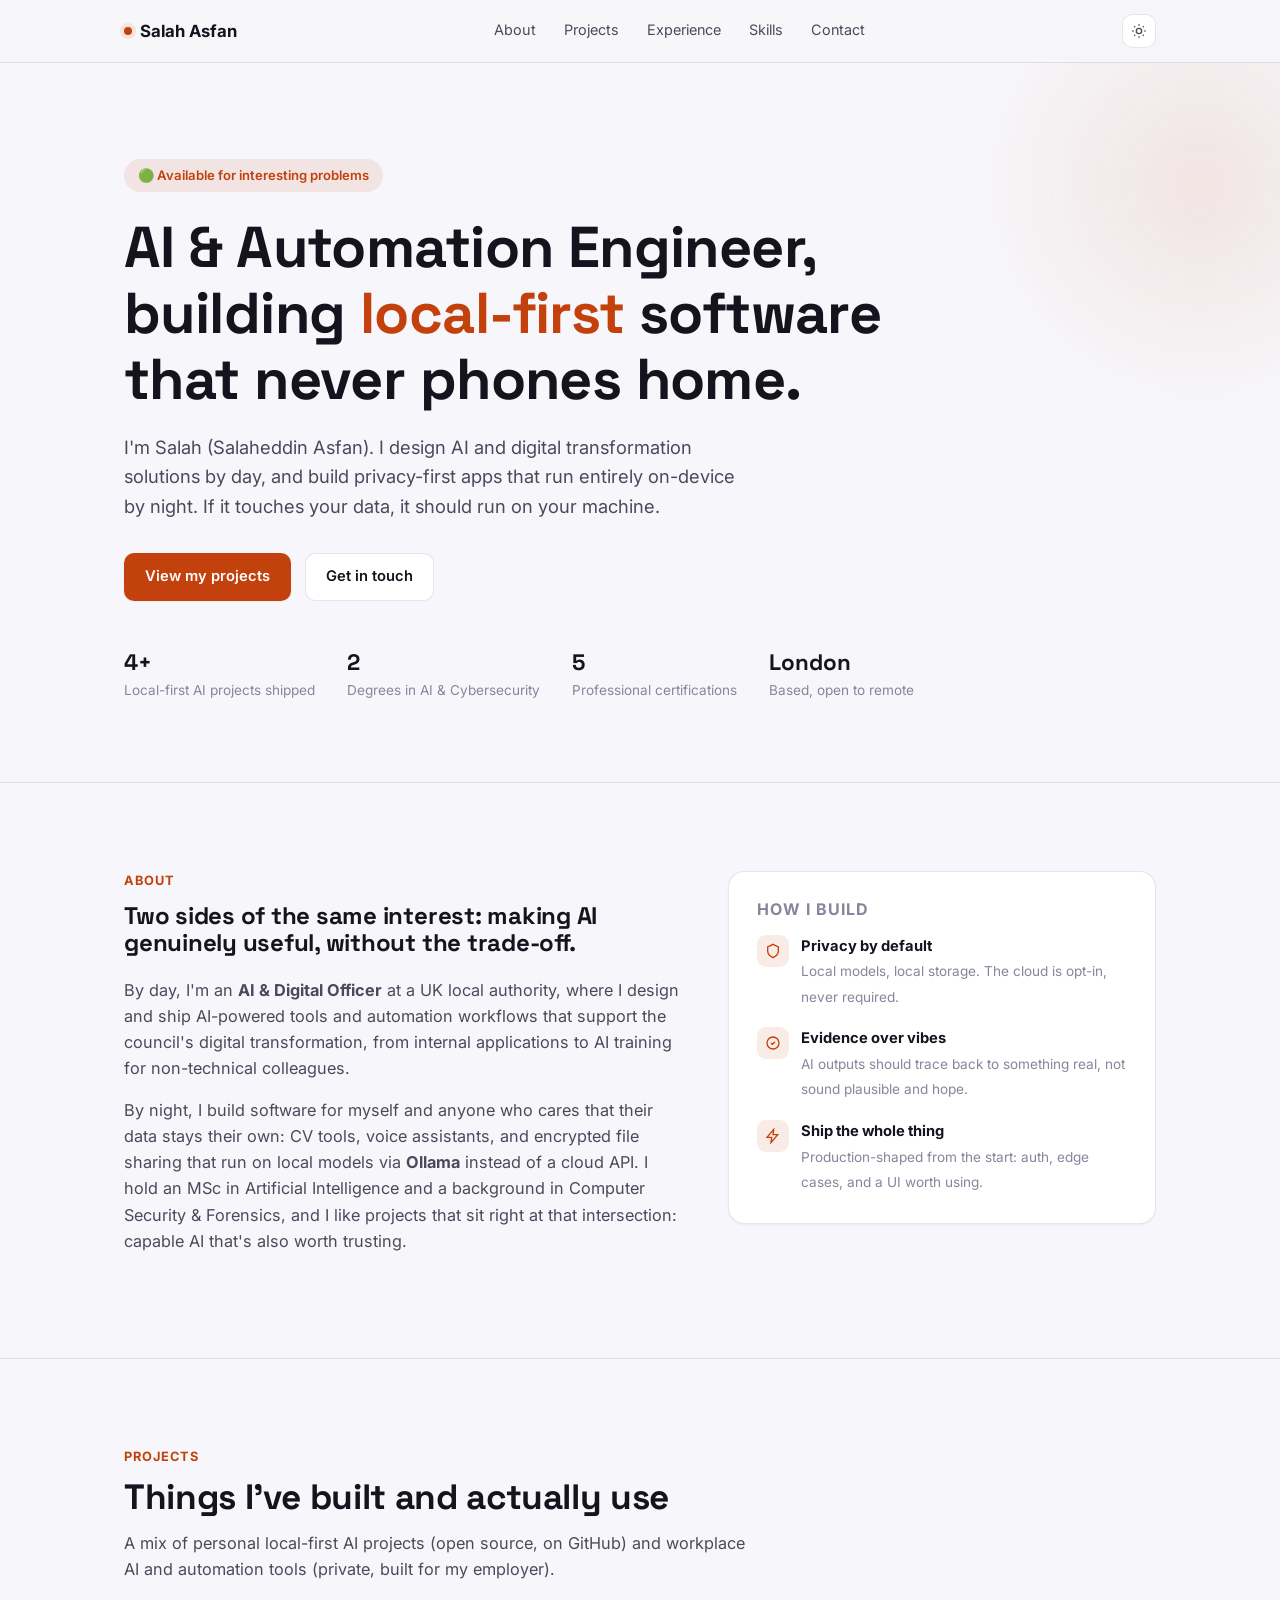
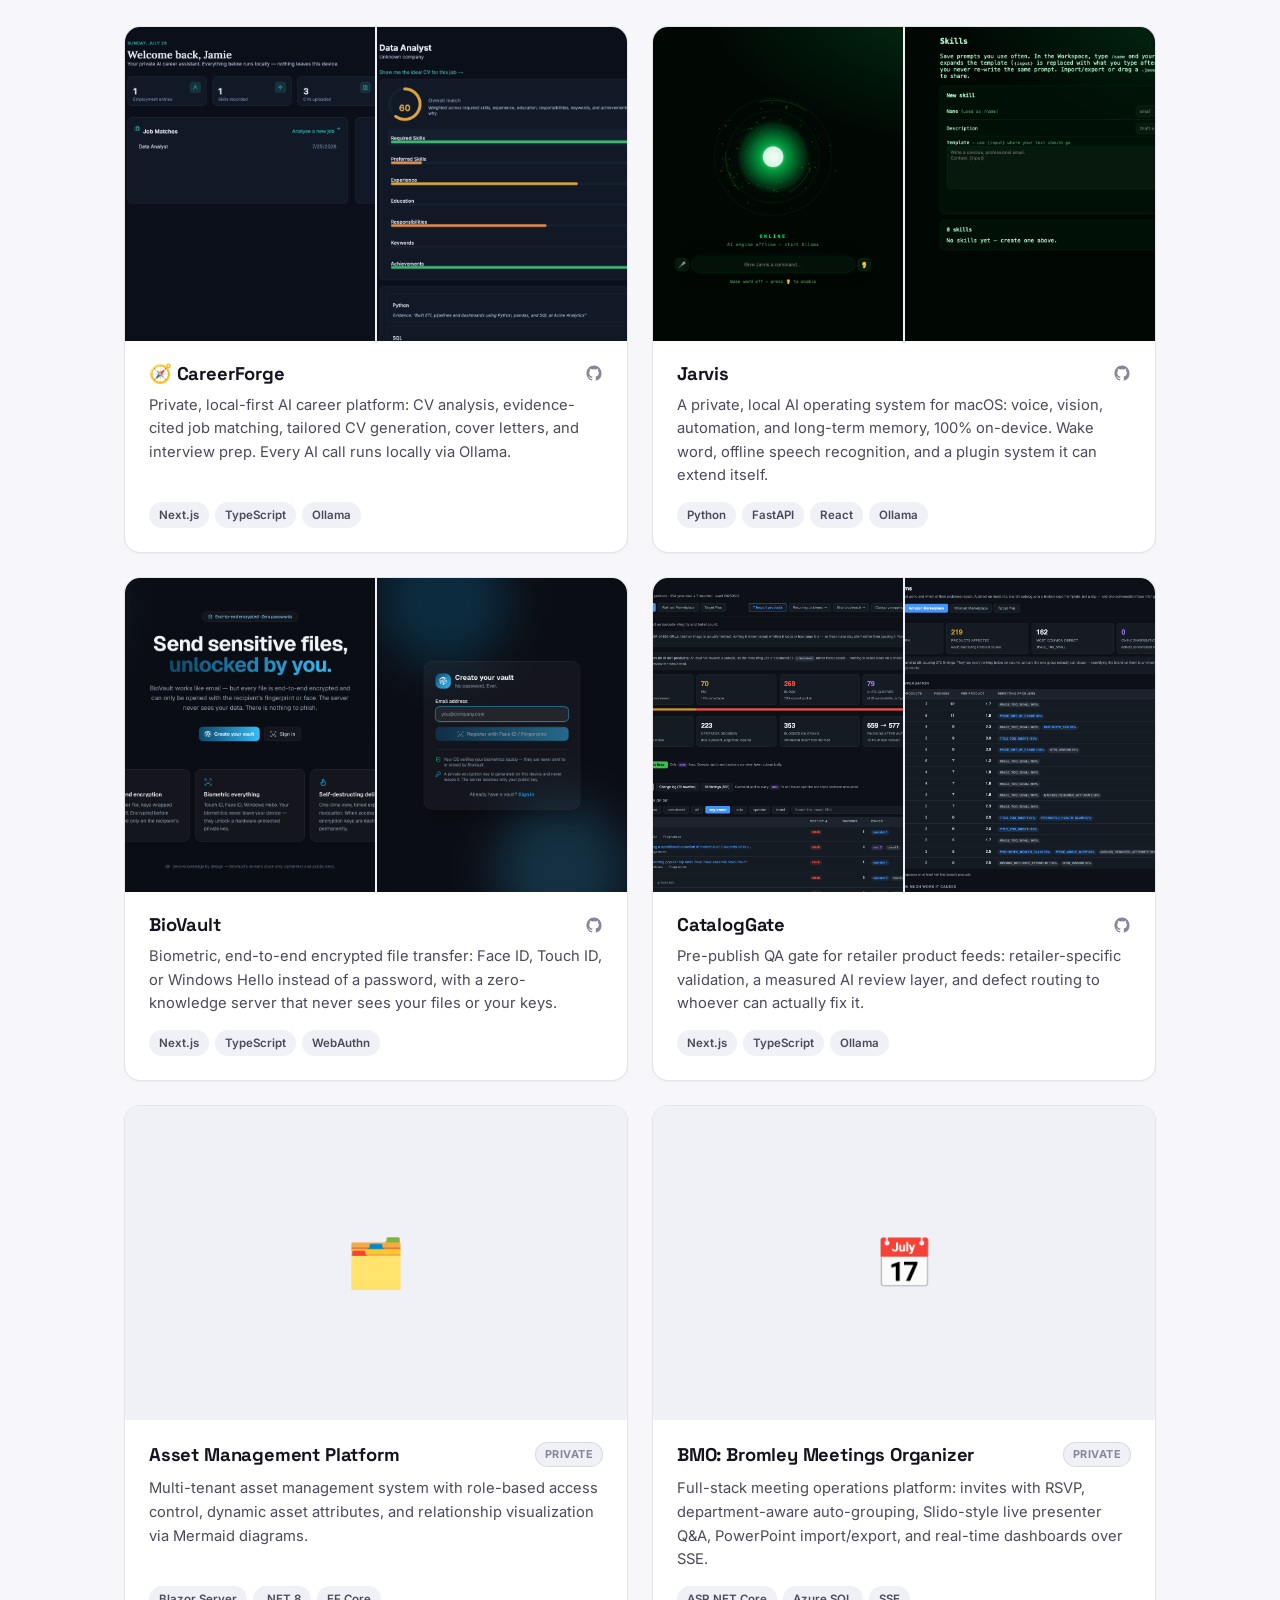
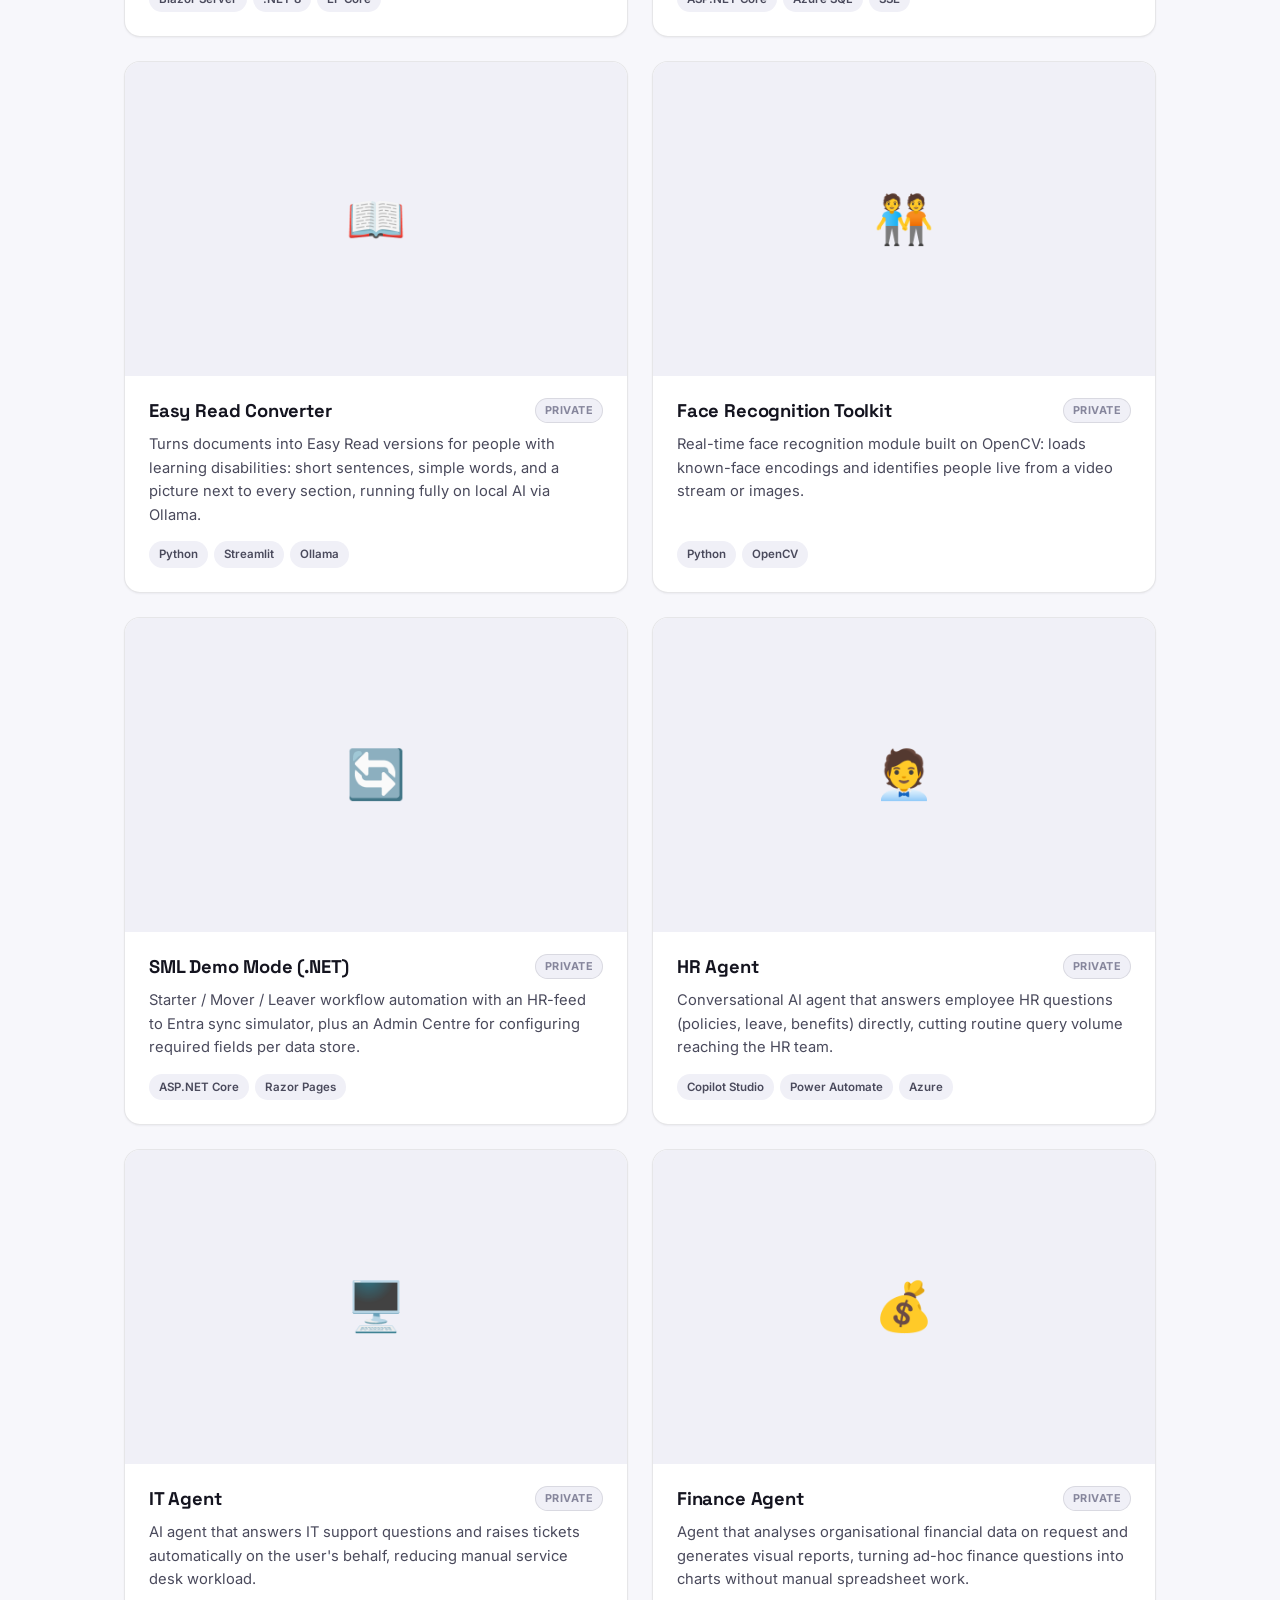
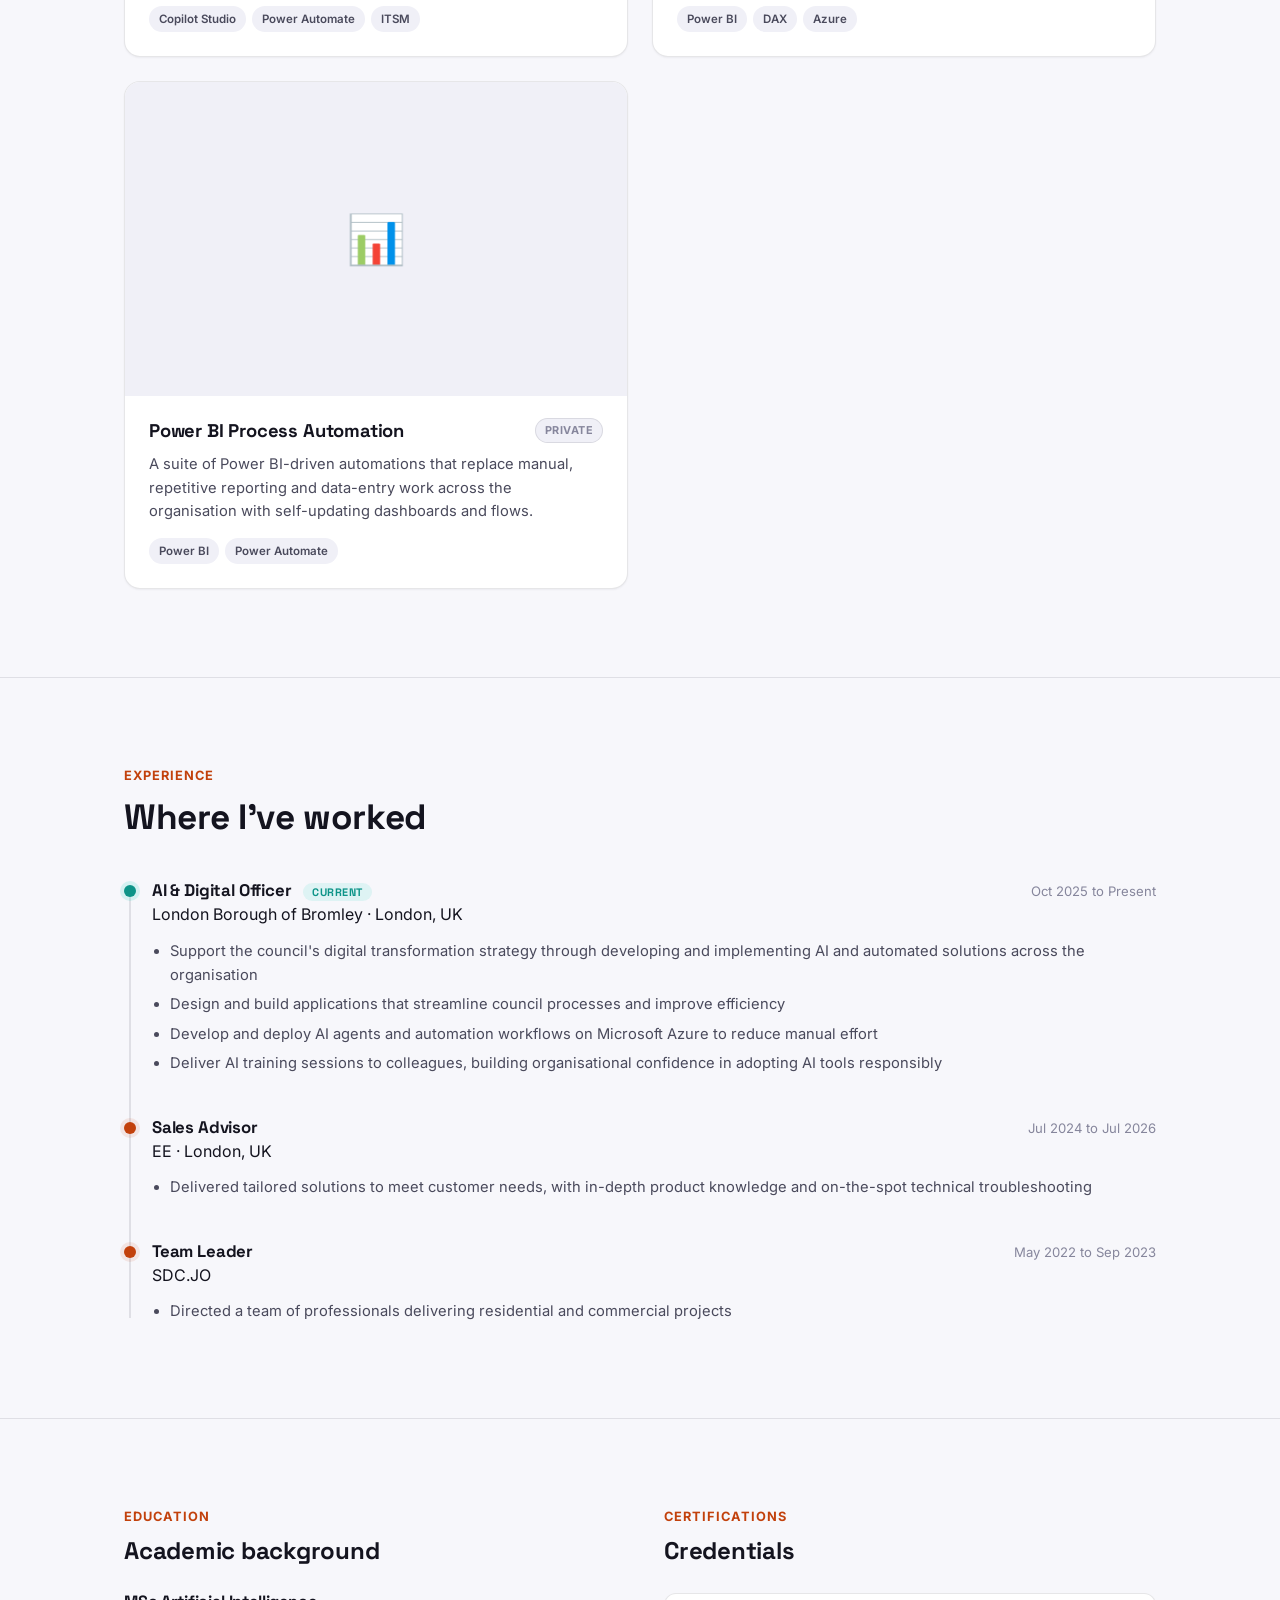
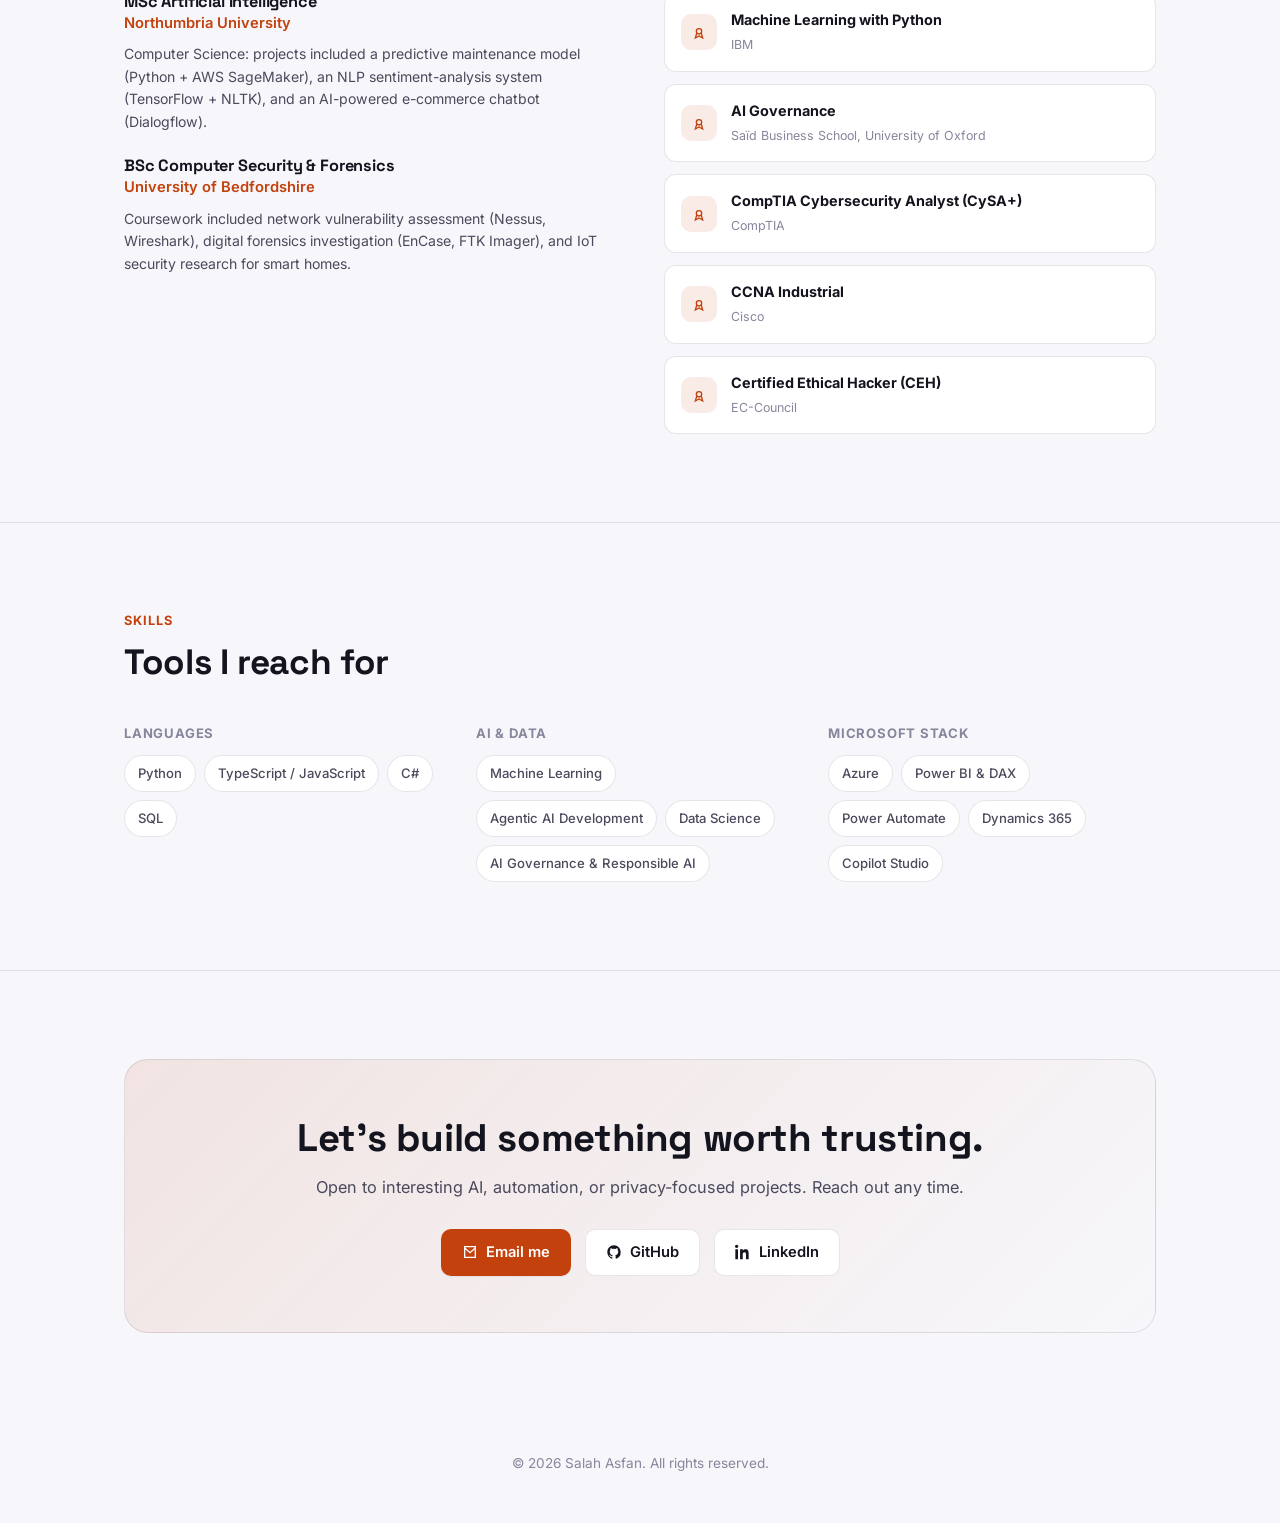
<file: index.html>
<!doctype html>
<html lang="en">
<head>
<meta charset="UTF-8" />
<meta name="viewport" content="width=device-width, initial-scale=1.0" />
<meta name="google-site-verification" content="TqC6VXG9THqlKISexbWGoXaZRddMfPn5Wnv7PE4-_L0" />
<title>Salah Asfan (Salaheddin Asfan): AI &amp; Automation Engineer</title>
<meta name="description" content="Salah Asfan (Salaheddin Asfan): AI &amp; Automation Engineer building local-first, privacy-first AI software." />
<link rel="canonical" href="https://salahasfan02.github.io/" />

<meta property="og:type" content="website" />
<meta property="og:site_name" content="Salah Asfan" />
<meta property="og:title" content="Salah Asfan (Salaheddin Asfan): AI &amp; Automation Engineer" />
<meta property="og:description" content="AI &amp; Automation Engineer building local-first, privacy-first AI software." />
<meta property="og:url" content="https://salahasfan02.github.io/" />

<meta name="twitter:card" content="summary" />
<meta name="twitter:title" content="Salah Asfan (Salaheddin Asfan): AI &amp; Automation Engineer" />
<meta name="twitter:description" content="AI &amp; Automation Engineer building local-first, privacy-first AI software." />

<link rel="icon" href="data:image/svg+xml,<svg xmlns=%22http://www.w3.org/2000/svg%22 viewBox=%220 0 100 100%22><circle cx=%2250%22 cy=%2250%22 r=%2242%22 fill=%22%235b4dd6%22/></svg>" />

<script type="application/ld+json">
{
  "@context": "https://schema.org",
  "@type": "Person",
  "name": "Salah Asfan",
  "alternateName": "Salaheddin Asfan",
  "url": "https://salahasfan02.github.io/",
  "jobTitle": "AI & Automation Engineer",
  "email": "mailto:salah.asfan@outlook.com",
  "worksFor": {
    "@type": "Organization",
    "name": "London Borough of Bromley"
  },
  "alumniOf": [
    { "@type": "CollegeOrUniversity", "name": "Northumbria University" },
    { "@type": "CollegeOrUniversity", "name": "University of Bedfordshire" }
  ],
  "knowsAbout": ["Artificial Intelligence", "Automation", "Power BI", "Azure", "Computer Security"],
  "sameAs": [
    "https://github.com/Salahasfan02",
    "https://www.linkedin.com/in/salah-a-322b46298/"
  ]
}
</script>
<link rel="preconnect" href="https://fonts.googleapis.com" />
<link rel="preconnect" href="https://fonts.gstatic.com" crossorigin />
<link href="https://fonts.googleapis.com/css2?family=Inter:wght@400;500;600;700&family=Space+Grotesk:wght@500;600;700&display=swap" rel="stylesheet" />
<link rel="stylesheet" href="assets/style.css?v=4" />
</head>
<body>

<nav class="nav">
  <div class="nav-inner">
    <a href="#top" class="brand"><span class="dot"></span> Salah Asfan</a>
    <div class="nav-links">
      <a href="#about">About</a>
      <a href="#projects">Projects</a>
      <a href="#experience">Experience</a>
      <a href="#skills">Skills</a>
      <a href="#contact">Contact</a>
    </div>
    <div class="nav-actions">
      <button class="theme-toggle" id="themeToggle" title="Toggle theme" aria-label="Toggle theme">
        <svg id="iconSun" width="16" height="16" viewBox="0 0 24 24" fill="none" stroke="currentColor" stroke-width="2"><circle cx="12" cy="12" r="4"/><path d="M12 2v2M12 20v2M4.9 4.9l1.4 1.4M17.7 17.7l1.4 1.4M2 12h2M20 12h2M4.9 19.1l1.4-1.4M17.7 6.3l1.4-1.4"/></svg>
        <svg id="iconMoon" width="16" height="16" viewBox="0 0 24 24" fill="none" stroke="currentColor" stroke-width="2" style="display:none"><path d="M21 12.8A9 9 0 1111.2 3 7 7 0 0021 12.8z"/></svg>
      </button>
      <button class="nav-toggle" id="navToggle" aria-label="Menu">
        <svg width="16" height="16" viewBox="0 0 24 24" fill="none" stroke="currentColor" stroke-width="2"><path d="M3 6h18M3 12h18M3 18h18"/></svg>
      </button>
    </div>
  </div>
</nav>

<header class="hero" id="top">
  <div class="hero-glow"></div>
  <div class="container">
    <span class="eyebrow">🟢 Available for interesting problems</span>
    <h1 class="reveal">AI &amp; Automation Engineer, building <span class="accent-text">local-first</span> software that never phones home.</h1>
    <p class="lede reveal">I'm Salah (Salaheddin Asfan). I design AI and digital transformation solutions by day, and build privacy-first apps that run entirely on-device by night. If it touches your data, it should run on your machine.</p>
    <div class="hero-actions reveal">
      <a class="btn btn-primary" href="#projects">View my projects</a>
      <a class="btn btn-ghost" href="#contact">Get in touch</a>
    </div>
    <div class="hero-meta reveal">
      <div class="hero-meta-item"><strong>4+</strong>Local-first AI projects shipped</div>
      <div class="hero-meta-item"><strong>2</strong>Degrees in AI &amp; Cybersecurity</div>
      <div class="hero-meta-item"><strong>5</strong>Professional certifications</div>
      <div class="hero-meta-item"><strong>London</strong>Based, open to remote</div>
    </div>
  </div>
</header>

<section id="about">
  <div class="container about-grid">
    <div class="about-text reveal">
      <span class="section-tag">About</span>
      <h2>Two sides of the same interest: making AI genuinely useful, without the trade-off.</h2>
      <p style="margin-top:20px">By day, I'm an <strong>AI &amp; Digital Officer</strong> at a UK local authority, where I design and ship AI-powered tools and automation workflows that support the council's digital transformation, from internal applications to AI training for non-technical colleagues.</p>
      <p>By night, I build software for myself and anyone who cares that their data stays their own: CV tools, voice assistants, and encrypted file sharing that run on local models via <strong>Ollama</strong> instead of a cloud API. I hold an MSc in Artificial Intelligence and a background in Computer Security &amp; Forensics, and I like projects that sit right at that intersection: capable AI that's also worth trusting.</p>
    </div>
    <div class="about-card reveal">
      <h3>How I build</h3>
      <div class="principle">
        <div class="principle-icon">
          <svg width="16" height="16" viewBox="0 0 24 24" fill="none" stroke="currentColor" stroke-width="2"><path d="M12 2l8 4v6c0 5-3.5 8-8 10-4.5-2-8-5-8-10V6z"/></svg>
        </div>
        <div><strong>Privacy by default</strong><span>Local models, local storage. The cloud is opt-in, never required.</span></div>
      </div>
      <div class="principle">
        <div class="principle-icon">
          <svg width="16" height="16" viewBox="0 0 24 24" fill="none" stroke="currentColor" stroke-width="2"><path d="M9 12l2 2 4-4M21 12a9 9 0 11-18 0 9 9 0 0118 0z"/></svg>
        </div>
        <div><strong>Evidence over vibes</strong><span>AI outputs should trace back to something real, not sound plausible and hope.</span></div>
      </div>
      <div class="principle">
        <div class="principle-icon">
          <svg width="16" height="16" viewBox="0 0 24 24" fill="none" stroke="currentColor" stroke-width="2"><path d="M13 2L3 14h7l-1 8 10-12h-7l1-8z"/></svg>
        </div>
        <div><strong>Ship the whole thing</strong><span>Production-shaped from the start: auth, edge cases, and a UI worth using.</span></div>
      </div>
    </div>
  </div>
</section>

<section id="projects">
  <div class="container">
    <div class="section-head reveal">
      <span class="section-tag">Projects</span>
      <h2>Things I've built and actually use</h2>
      <p>A mix of personal local-first AI projects (open source, on GitHub) and workplace AI and automation tools (private, built for my employer).</p>
    </div>
    <div class="projects-grid">

      <div class="project-card reveal">
        <div class="project-media gallery">
          <img src="assets/projects/careerforge.png" alt="CareerForge dashboard screenshot" />
          <img src="assets/projects/careerforge-2.png" alt="CareerForge job match screenshot" />
        </div>
        <div class="project-body">
          <div class="project-title">
            <h3>🧭 CareerForge</h3>
            <a href="https://github.com/Salahasfan02/careerforge" target="_blank" rel="noopener" aria-label="View on GitHub">
              <svg width="18" height="18" viewBox="0 0 24 24" fill="currentColor"><path d="M12 2C6.48 2 2 6.58 2 12.26c0 4.55 2.87 8.4 6.84 9.76.5.1.68-.22.68-.5 0-.24-.01-.87-.01-1.71-2.78.62-3.37-1.36-3.37-1.36-.46-1.2-1.11-1.53-1.11-1.53-.91-.64.07-.63.07-.63 1 .07 1.53 1.05 1.53 1.05.9 1.57 2.36 1.12 2.93.86.09-.66.35-1.12.63-1.38-2.22-.26-4.56-1.14-4.56-5.06 0-1.12.39-2.03 1.03-2.75-.1-.26-.45-1.31.1-2.72 0 0 .84-.28 2.75 1.05a9.3 9.3 0 0 1 5 0c1.91-1.33 2.75-1.05 2.75-1.05.55 1.41.2 2.46.1 2.72.64.72 1.03 1.63 1.03 2.75 0 3.93-2.34 4.79-4.57 5.05.36.32.68.94.68 1.9 0 1.37-.01 2.47-.01 2.81 0 .27.18.6.69.5A10.03 10.03 0 0 0 22 12.26C22 6.58 17.52 2 12 2z"/></svg>
            </a>
          </div>
          <p>Private, local-first AI career platform: CV analysis, evidence-cited job matching, tailored CV generation, cover letters, and interview prep. Every AI call runs locally via Ollama.</p>
          <div class="tag-row">
            <span class="tag">Next.js</span><span class="tag">TypeScript</span><span class="tag">Ollama</span>
          </div>
        </div>
      </div>

      <div class="project-card reveal">
        <div class="project-media gallery">
          <img src="assets/projects/jarvis-1.png" alt="Jarvis core orb interface screenshot" />
          <img src="assets/projects/jarvis-2.png" alt="Jarvis skills page screenshot" />
        </div>
        <div class="project-body">
          <div class="project-title">
            <h3>Jarvis</h3>
            <a href="https://github.com/Salahasfan02/Jarvis" target="_blank" rel="noopener" aria-label="View on GitHub">
              <svg width="18" height="18" viewBox="0 0 24 24" fill="currentColor"><path d="M12 2C6.48 2 2 6.58 2 12.26c0 4.55 2.87 8.4 6.84 9.76.5.1.68-.22.68-.5 0-.24-.01-.87-.01-1.71-2.78.62-3.37-1.36-3.37-1.36-.46-1.2-1.11-1.53-1.11-1.53-.91-.64.07-.63.07-.63 1 .07 1.53 1.05 1.53 1.05.9 1.57 2.36 1.12 2.93.86.09-.66.35-1.12.63-1.38-2.22-.26-4.56-1.14-4.56-5.06 0-1.12.39-2.03 1.03-2.75-.1-.26-.45-1.31.1-2.72 0 0 .84-.28 2.75 1.05a9.3 9.3 0 0 1 5 0c1.91-1.33 2.75-1.05 2.75-1.05.55 1.41.2 2.46.1 2.72.64.72 1.03 1.63 1.03 2.75 0 3.93-2.34 4.79-4.57 5.05.36.32.68.94.68 1.9 0 1.37-.01 2.47-.01 2.81 0 .27.18.6.69.5A10.03 10.03 0 0 0 22 12.26C22 6.58 17.52 2 12 2z"/></svg>
            </a>
          </div>
          <p>A private, local AI operating system for macOS: voice, vision, automation, and long-term memory, 100% on-device. Wake word, offline speech recognition, and a plugin system it can extend itself.</p>
          <div class="tag-row">
            <span class="tag">Python</span><span class="tag">FastAPI</span><span class="tag">React</span><span class="tag">Ollama</span>
          </div>
        </div>
      </div>

      <div class="project-card reveal">
        <div class="project-media gallery">
          <img src="assets/projects/biovault-1.png" alt="BioVault landing page screenshot" />
          <img src="assets/projects/biovault-2.png" alt="BioVault registration screenshot" />
        </div>
        <div class="project-body">
          <div class="project-title">
            <h3>BioVault</h3>
            <a href="https://github.com/Salahasfan02/BioVault" target="_blank" rel="noopener" aria-label="View on GitHub">
              <svg width="18" height="18" viewBox="0 0 24 24" fill="currentColor"><path d="M12 2C6.48 2 2 6.58 2 12.26c0 4.55 2.87 8.4 6.84 9.76.5.1.68-.22.68-.5 0-.24-.01-.87-.01-1.71-2.78.62-3.37-1.36-3.37-1.36-.46-1.2-1.11-1.53-1.11-1.53-.91-.64.07-.63.07-.63 1 .07 1.53 1.05 1.53 1.05.9 1.57 2.36 1.12 2.93.86.09-.66.35-1.12.63-1.38-2.22-.26-4.56-1.14-4.56-5.06 0-1.12.39-2.03 1.03-2.75-.1-.26-.45-1.31.1-2.72 0 0 .84-.28 2.75 1.05a9.3 9.3 0 0 1 5 0c1.91-1.33 2.75-1.05 2.75-1.05.55 1.41.2 2.46.1 2.72.64.72 1.03 1.63 1.03 2.75 0 3.93-2.34 4.79-4.57 5.05.36.32.68.94.68 1.9 0 1.37-.01 2.47-.01 2.81 0 .27.18.6.69.5A10.03 10.03 0 0 0 22 12.26C22 6.58 17.52 2 12 2z"/></svg>
            </a>
          </div>
          <p>Biometric, end-to-end encrypted file transfer: Face ID, Touch ID, or Windows Hello instead of a password, with a zero-knowledge server that never sees your files or your keys.</p>
          <div class="tag-row">
            <span class="tag">Next.js</span><span class="tag">TypeScript</span><span class="tag">WebAuthn</span>
          </div>
        </div>
      </div>

      <div class="project-card reveal">
        <div class="project-media gallery">
          <img src="assets/projects/cataloggate-1.png" alt="CatalogGate review queue screenshot" />
          <img src="assets/projects/cataloggate-2.png" alt="CatalogGate insights dashboard screenshot" />
        </div>
        <div class="project-body">
          <div class="project-title">
            <h3>CatalogGate</h3>
            <a href="https://github.com/Salahasfan02/cataloggate" target="_blank" rel="noopener" aria-label="View on GitHub">
              <svg width="18" height="18" viewBox="0 0 24 24" fill="currentColor"><path d="M12 2C6.48 2 2 6.58 2 12.26c0 4.55 2.87 8.4 6.84 9.76.5.1.68-.22.68-.5 0-.24-.01-.87-.01-1.71-2.78.62-3.37-1.36-3.37-1.36-.46-1.2-1.11-1.53-1.11-1.53-.91-.64.07-.63.07-.63 1 .07 1.53 1.05 1.53 1.05.9 1.57 2.36 1.12 2.93.86.09-.66.35-1.12.63-1.38-2.22-.26-4.56-1.14-4.56-5.06 0-1.12.39-2.03 1.03-2.75-.1-.26-.45-1.31.1-2.72 0 0 .84-.28 2.75 1.05a9.3 9.3 0 0 1 5 0c1.91-1.33 2.75-1.05 2.75-1.05.55 1.41.2 2.46.1 2.72.64.72 1.03 1.63 1.03 2.75 0 3.93-2.34 4.79-4.57 5.05.36.32.68.94.68 1.9 0 1.37-.01 2.47-.01 2.81 0 .27.18.6.69.5A10.03 10.03 0 0 0 22 12.26C22 6.58 17.52 2 12 2z"/></svg>
            </a>
          </div>
          <p>Pre-publish QA gate for retailer product feeds: retailer-specific validation, a measured AI review layer, and defect routing to whoever can actually fix it.</p>
          <div class="tag-row">
            <span class="tag">Next.js</span><span class="tag">TypeScript</span><span class="tag">Ollama</span>
          </div>
        </div>
      </div>

      <div class="project-card reveal">
        <div class="project-media"><span class="project-emoji">🗂️</span></div>
        <div class="project-body">
          <div class="project-title">
            <h3>Asset Management Platform</h3>
            <span class="private-tag">Private</span>
          </div>
          <p>Multi-tenant asset management system with role-based access control, dynamic asset attributes, and relationship visualization via Mermaid diagrams.</p>
          <div class="tag-row">
            <span class="tag">Blazor Server</span><span class="tag">.NET 8</span><span class="tag">EF Core</span>
          </div>
        </div>
      </div>

      <div class="project-card reveal">
        <div class="project-media"><span class="project-emoji">📅</span></div>
        <div class="project-body">
          <div class="project-title">
            <h3>BMO: Bromley Meetings Organizer</h3>
            <span class="private-tag">Private</span>
          </div>
          <p>Full-stack meeting operations platform: invites with RSVP, department-aware auto-grouping, Slido-style live presenter Q&amp;A, PowerPoint import/export, and real-time dashboards over SSE.</p>
          <div class="tag-row">
            <span class="tag">ASP.NET Core</span><span class="tag">Azure SQL</span><span class="tag">SSE</span>
          </div>
        </div>
      </div>

      <div class="project-card reveal">
        <div class="project-media"><span class="project-emoji">📖</span></div>
        <div class="project-body">
          <div class="project-title">
            <h3>Easy Read Converter</h3>
            <span class="private-tag">Private</span>
          </div>
          <p>Turns documents into Easy Read versions for people with learning disabilities: short sentences, simple words, and a picture next to every section, running fully on local AI via Ollama.</p>
          <div class="tag-row">
            <span class="tag">Python</span><span class="tag">Streamlit</span><span class="tag">Ollama</span>
          </div>
        </div>
      </div>

      <div class="project-card reveal">
        <div class="project-media"><span class="project-emoji">🧑‍🤝‍🧑</span></div>
        <div class="project-body">
          <div class="project-title">
            <h3>Face Recognition Toolkit</h3>
            <span class="private-tag">Private</span>
          </div>
          <p>Real-time face recognition module built on OpenCV: loads known-face encodings and identifies people live from a video stream or images.</p>
          <div class="tag-row">
            <span class="tag">Python</span><span class="tag">OpenCV</span>
          </div>
        </div>
      </div>

      <div class="project-card reveal">
        <div class="project-media"><span class="project-emoji">🔄</span></div>
        <div class="project-body">
          <div class="project-title">
            <h3>SML Demo Mode (.NET)</h3>
            <span class="private-tag">Private</span>
          </div>
          <p>Starter / Mover / Leaver workflow automation with an HR-feed to Entra sync simulator, plus an Admin Centre for configuring required fields per data store.</p>
          <div class="tag-row">
            <span class="tag">ASP.NET Core</span><span class="tag">Razor Pages</span>
          </div>
        </div>
      </div>

      <div class="project-card reveal">
        <div class="project-media"><span class="project-emoji">🧑‍💼</span></div>
        <div class="project-body">
          <div class="project-title">
            <h3>HR Agent</h3>
            <span class="private-tag">Private</span>
          </div>
          <p>Conversational AI agent that answers employee HR questions (policies, leave, benefits) directly, cutting routine query volume reaching the HR team.</p>
          <div class="tag-row">
            <span class="tag">Copilot Studio</span><span class="tag">Power Automate</span><span class="tag">Azure</span>
          </div>
        </div>
      </div>

      <div class="project-card reveal">
        <div class="project-media"><span class="project-emoji">🖥️</span></div>
        <div class="project-body">
          <div class="project-title">
            <h3>IT Agent</h3>
            <span class="private-tag">Private</span>
          </div>
          <p>AI agent that answers IT support questions and raises tickets automatically on the user's behalf, reducing manual service desk workload.</p>
          <div class="tag-row">
            <span class="tag">Copilot Studio</span><span class="tag">Power Automate</span><span class="tag">ITSM</span>
          </div>
        </div>
      </div>

      <div class="project-card reveal">
        <div class="project-media"><span class="project-emoji">💰</span></div>
        <div class="project-body">
          <div class="project-title">
            <h3>Finance Agent</h3>
            <span class="private-tag">Private</span>
          </div>
          <p>Agent that analyses organisational financial data on request and generates visual reports, turning ad-hoc finance questions into charts without manual spreadsheet work.</p>
          <div class="tag-row">
            <span class="tag">Power BI</span><span class="tag">DAX</span><span class="tag">Azure</span>
          </div>
        </div>
      </div>

      <div class="project-card reveal">
        <div class="project-media"><span class="project-emoji">📊</span></div>
        <div class="project-body">
          <div class="project-title">
            <h3>Power BI Process Automation</h3>
            <span class="private-tag">Private</span>
          </div>
          <p>A suite of Power BI-driven automations that replace manual, repetitive reporting and data-entry work across the organisation with self-updating dashboards and flows.</p>
          <div class="tag-row">
            <span class="tag">Power BI</span><span class="tag">Power Automate</span>
          </div>
        </div>
      </div>

    </div>
  </div>
</section>

<section id="experience">
  <div class="container">
    <div class="section-head reveal">
      <span class="section-tag">Experience</span>
      <h2>Where I've worked</h2>
    </div>
    <div class="timeline">

      <div class="timeline-item current reveal">
        <div class="timeline-dot"></div>
        <div class="timeline-head">
          <h3>AI &amp; Digital Officer <span class="current-badge">Current</span></h3>
          <span class="timeline-date">Oct 2025 to Present</span>
        </div>
        <div class="role-company">London Borough of Bromley · London, UK</div>
        <ul>
          <li>Support the council's digital transformation strategy through developing and implementing AI and automated solutions across the organisation</li>
          <li>Design and build applications that streamline council processes and improve efficiency</li>
          <li>Develop and deploy AI agents and automation workflows on Microsoft Azure to reduce manual effort</li>
          <li>Deliver AI training sessions to colleagues, building organisational confidence in adopting AI tools responsibly</li>
        </ul>
      </div>

      <div class="timeline-item reveal">
        <div class="timeline-dot"></div>
        <div class="timeline-head">
          <h3>Sales Advisor</h3>
          <span class="timeline-date">Jul 2024 to Jul 2026</span>
        </div>
        <div class="role-company">EE · London, UK</div>
        <ul>
          <li>Delivered tailored solutions to meet customer needs, with in-depth product knowledge and on-the-spot technical troubleshooting</li>
        </ul>
      </div>

      <div class="timeline-item reveal">
        <div class="timeline-dot"></div>
        <div class="timeline-head">
          <h3>Team Leader</h3>
          <span class="timeline-date">May 2022 to Sep 2023</span>
        </div>
        <div class="role-company">SDC.JO</div>
        <ul>
          <li>Directed a team of professionals delivering residential and commercial projects</li>
        </ul>
      </div>

    </div>
  </div>
</section>

<section id="education">
  <div class="container two-col">
    <div class="reveal">
      <span class="section-tag">Education</span>
      <h2 style="margin-bottom:28px">Academic background</h2>

      <div class="edu-item">
        <h3>MSc Artificial Intelligence</h3>
        <div class="school">Northumbria University</div>
        <p>Computer Science: projects included a predictive maintenance model (Python + AWS SageMaker), an NLP sentiment-analysis system (TensorFlow + NLTK), and an AI-powered e-commerce chatbot (Dialogflow).</p>
      </div>
      <div class="edu-item">
        <h3>BSc Computer Security &amp; Forensics</h3>
        <div class="school">University of Bedfordshire</div>
        <p>Coursework included network vulnerability assessment (Nessus, Wireshark), digital forensics investigation (EnCase, FTK Imager), and IoT security research for smart homes.</p>
      </div>
    </div>

    <div class="reveal">
      <span class="section-tag">Certifications</span>
      <h2 style="margin-bottom:28px">Credentials</h2>
      <div class="cert-list">
        <div class="cert-item">
          <div class="cert-icon"><svg width="16" height="16" viewBox="0 0 24 24" fill="none" stroke="currentColor" stroke-width="2"><path d="M12 15a4 4 0 100-8 4 4 0 000 8zM8.5 14l-2 7 5.5-3 5.5 3-2-7"/></svg></div>
          <div><strong>Machine Learning with Python</strong><span>IBM</span></div>
        </div>
        <div class="cert-item">
          <div class="cert-icon"><svg width="16" height="16" viewBox="0 0 24 24" fill="none" stroke="currentColor" stroke-width="2"><path d="M12 15a4 4 0 100-8 4 4 0 000 8zM8.5 14l-2 7 5.5-3 5.5 3-2-7"/></svg></div>
          <div><strong>AI Governance</strong><span>Saïd Business School, University of Oxford</span></div>
        </div>
        <div class="cert-item">
          <div class="cert-icon"><svg width="16" height="16" viewBox="0 0 24 24" fill="none" stroke="currentColor" stroke-width="2"><path d="M12 15a4 4 0 100-8 4 4 0 000 8zM8.5 14l-2 7 5.5-3 5.5 3-2-7"/></svg></div>
          <div><strong>CompTIA Cybersecurity Analyst (CySA+)</strong><span>CompTIA</span></div>
        </div>
        <div class="cert-item">
          <div class="cert-icon"><svg width="16" height="16" viewBox="0 0 24 24" fill="none" stroke="currentColor" stroke-width="2"><path d="M12 15a4 4 0 100-8 4 4 0 000 8zM8.5 14l-2 7 5.5-3 5.5 3-2-7"/></svg></div>
          <div><strong>CCNA Industrial</strong><span>Cisco</span></div>
        </div>
        <div class="cert-item">
          <div class="cert-icon"><svg width="16" height="16" viewBox="0 0 24 24" fill="none" stroke="currentColor" stroke-width="2"><path d="M12 15a4 4 0 100-8 4 4 0 000 8zM8.5 14l-2 7 5.5-3 5.5 3-2-7"/></svg></div>
          <div><strong>Certified Ethical Hacker (CEH)</strong><span>EC-Council</span></div>
        </div>
      </div>
    </div>
  </div>
</section>

<section id="skills">
  <div class="container">
    <div class="section-head reveal">
      <span class="section-tag">Skills</span>
      <h2>Tools I reach for</h2>
    </div>
    <div class="skills-groups">
      <div class="skill-group reveal">
        <h3>Languages</h3>
        <div class="skill-pills">
          <span class="pill">Python</span><span class="pill">TypeScript / JavaScript</span><span class="pill">C#</span><span class="pill">SQL</span>
        </div>
      </div>
      <div class="skill-group reveal">
        <h3>AI &amp; Data</h3>
        <div class="skill-pills">
          <span class="pill">Machine Learning</span><span class="pill">Agentic AI Development</span><span class="pill">Data Science</span><span class="pill">AI Governance &amp; Responsible AI</span>
        </div>
      </div>
      <div class="skill-group reveal">
        <h3>Microsoft Stack</h3>
        <div class="skill-pills">
          <span class="pill">Azure</span><span class="pill">Power BI &amp; DAX</span><span class="pill">Power Automate</span><span class="pill">Dynamics 365</span><span class="pill">Copilot Studio</span>
        </div>
      </div>
    </div>
  </div>
</section>

<section id="contact">
  <div class="container">
    <div class="contact-box reveal">
      <h2>Let's build something worth trusting.</h2>
      <p>Open to interesting AI, automation, or privacy-focused projects. Reach out any time.</p>
      <div class="contact-actions">
        <a class="btn btn-primary" href="mailto:salah.asfan@outlook.com">
          <svg width="16" height="16" viewBox="0 0 24 24" fill="none" stroke="currentColor" stroke-width="2"><path d="M4 4h16v16H4z"/><path d="M4 6l8 7 8-7"/></svg>
          Email me
        </a>
        <a class="btn btn-ghost" href="https://github.com/Salahasfan02" target="_blank" rel="noopener">
          <svg width="16" height="16" viewBox="0 0 24 24" fill="currentColor"><path d="M12 2C6.48 2 2 6.58 2 12.26c0 4.55 2.87 8.4 6.84 9.76.5.1.68-.22.68-.5 0-.24-.01-.87-.01-1.71-2.78.62-3.37-1.36-3.37-1.36-.46-1.2-1.11-1.53-1.11-1.53-.91-.64.07-.63.07-.63 1 .07 1.53 1.05 1.53 1.05.9 1.57 2.36 1.12 2.93.86.09-.66.35-1.12.63-1.38-2.22-.26-4.56-1.14-4.56-5.06 0-1.12.39-2.03 1.03-2.75-.1-.26-.45-1.31.1-2.72 0 0 .84-.28 2.75 1.05a9.3 9.3 0 0 1 5 0c1.91-1.33 2.75-1.05 2.75-1.05.55 1.41.2 2.46.1 2.72.64.72 1.03 1.63 1.03 2.75 0 3.93-2.34 4.79-4.57 5.05.36.32.68.94.68 1.9 0 1.37-.01 2.47-.01 2.81 0 .27.18.6.69.5A10.03 10.03 0 0 0 22 12.26C22 6.58 17.52 2 12 2z"/></svg>
          GitHub
        </a>
        <a class="btn btn-ghost" href="https://www.linkedin.com/in/salah-a-322b46298/" target="_blank" rel="noopener">
          <svg width="16" height="16" viewBox="0 0 24 24" fill="currentColor"><path d="M4.98 3.5C4.98 4.88 3.87 6 2.5 6S0 4.88 0 3.5 1.12 1 2.5 1s2.48 1.12 2.48 2.5zM.5 8h4V23h-4V8zm7.5 0h3.83v2.05h.05c.53-1 1.85-2.05 3.8-2.05 4.07 0 4.82 2.68 4.82 6.16V23h-4v-6.85c0-1.63-.03-3.73-2.27-3.73-2.28 0-2.63 1.78-2.63 3.62V23h-4V8z"/></svg>
          LinkedIn
        </a>
      </div>
    </div>
  </div>
</section>

<footer>
  <div class="container">
    &copy; <span id="year"></span> Salah Asfan. All rights reserved.
  </div>
</footer>

<script src="assets/script.js?v=4"></script>
</body>
</html>
</file>
<file: assets/style.css>
:root {
  --page: #f7f7fb;
  --surface: #ffffff;
  --surface-2: #f0f0f7;
  --border: rgba(15, 15, 30, 0.1);
  --ink: #14141f;
  --ink-2: #4a4a5c;
  --ink-muted: #86869c;

  --accent: #c2410c;
  --accent-strong: #9a3412;
  --accent-soft: rgba(194, 65, 12, 0.1);
  --accent-2: #0d9488;

  --shadow-sm: 0 1px 2px rgba(20, 20, 31, 0.05);
  --shadow-md: 0 8px 24px rgba(20, 20, 31, 0.08);
  --shadow-lg: 0 20px 48px rgba(20, 20, 31, 0.14);

  --radius: 16px;
  --max-width: 1080px;
}

@media (prefers-color-scheme: dark) {
  :root:not([data-theme="light"]) {
    --page: #0a0a12;
    --surface: #12121e;
    --surface-2: #191928;
    --border: rgba(230, 230, 250, 0.1);
    --ink: #f1f1f8;
    --ink-2: #b6b6cc;
    --ink-muted: #7d7d98;

    --accent: #fb923c;
    --accent-strong: #fdba74;
    --accent-soft: rgba(251, 146, 60, 0.16);
    --accent-2: #2dd4bf;

    --shadow-sm: 0 1px 2px rgba(0, 0, 0, 0.3);
    --shadow-md: 0 8px 24px rgba(0, 0, 0, 0.35);
    --shadow-lg: 0 24px 56px rgba(0, 0, 0, 0.5);
  }
}

:root[data-theme="dark"] {
  color-scheme: dark;
  --page: #0a0a12;
  --surface: #12121e;
  --surface-2: #191928;
  --border: rgba(230, 230, 250, 0.1);
  --ink: #f1f1f8;
  --ink-2: #b6b6cc;
  --ink-muted: #7d7d98;
  --accent: #fb923c;
  --accent-strong: #fdba74;
  --accent-soft: rgba(251, 146, 60, 0.16);
  --accent-2: #2dd4bf;
  --shadow-sm: 0 1px 2px rgba(0, 0, 0, 0.3);
  --shadow-md: 0 8px 24px rgba(0, 0, 0, 0.35);
  --shadow-lg: 0 24px 56px rgba(0, 0, 0, 0.5);
}
:root[data-theme="light"] {
  color-scheme: light;
}

* {
  box-sizing: border-box;
}
html {
  scroll-behavior: smooth;
  /* .hero-glow sits deliberately past the right edge (right: -160px), which
     was giving the whole page a 160px horizontal scrollbar. body already had
     overflow-x: hidden, but that does not help when <html> is the scrolling
     element — the overflow just propagates up to it.
     `clip` rather than `hidden` because `hidden` would turn <html> into a
     scroll container and break the sticky nav. */
  overflow-x: clip;
}
body {
  margin: 0;
  background: var(--page);
  color: var(--ink);
  font-family: "Inter", -apple-system, "Segoe UI", sans-serif;
  line-height: 1.6;
  -webkit-font-smoothing: antialiased;
  transition: background 200ms ease, color 200ms ease;
  overflow-x: hidden;
}

h1, h2, h3, h4 {
  font-family: "Space Grotesk", "Inter", sans-serif;
  margin: 0;
  line-height: 1.15;
  letter-spacing: -0.01em;
}

a {
  color: inherit;
  text-decoration: none;
}

.container {
  max-width: var(--max-width);
  margin: 0 auto;
  padding: 0 24px;
}

/* ---------- Nav ---------- */
.nav {
  position: sticky;
  top: 0;
  z-index: 50;
  background: color-mix(in srgb, var(--page) 80%, transparent);
  backdrop-filter: blur(10px);
  border-bottom: 1px solid var(--border);
}
.nav-inner {
  display: flex;
  align-items: center;
  justify-content: space-between;
  padding: 14px 24px;
  max-width: var(--max-width);
  margin: 0 auto;
}
.brand {
  font-weight: 700;
  font-size: 1.05rem;
  display: flex;
  align-items: center;
  gap: 8px;
}
.brand .dot {
  width: 8px;
  height: 8px;
  border-radius: 50%;
  background: var(--accent);
  box-shadow: 0 0 0 4px var(--accent-soft);
  animation: dot-pulse 2.4s ease-in-out infinite;
}
@keyframes dot-pulse {
  0%, 100% { box-shadow: 0 0 0 4px var(--accent-soft); }
  50% { box-shadow: 0 0 0 7px transparent; }
}
.nav-links {
  display: flex;
  gap: 28px;
  font-size: 0.9rem;
  color: var(--ink-2);
}
.nav-links a {
  position: relative;
  padding-bottom: 2px;
}
.nav-links a::after {
  content: "";
  position: absolute;
  left: 0;
  right: 100%;
  bottom: -2px;
  height: 2px;
  border-radius: 2px;
  background: var(--accent);
  transition: right 220ms ease;
}
.nav-links a:hover {
  color: var(--accent);
}
.nav-links a:hover::after {
  right: 0;
}
.nav-actions {
  display: flex;
  align-items: center;
  gap: 12px;
}
.theme-toggle {
  width: 34px;
  height: 34px;
  border-radius: 10px;
  border: 1px solid var(--border);
  background: var(--surface);
  display: flex;
  align-items: center;
  justify-content: center;
  cursor: pointer;
  color: var(--ink-2);
}
.theme-toggle:hover {
  border-color: var(--accent);
  color: var(--accent);
}
.nav-toggle {
  display: none;
  width: 34px;
  height: 34px;
  border-radius: 10px;
  border: 1px solid var(--border);
  background: var(--surface);
  align-items: center;
  justify-content: center;
  cursor: pointer;
  color: var(--ink);
}

/* ---------- Buttons ---------- */
.btn {
  display: inline-flex;
  align-items: center;
  gap: 8px;
  padding: 11px 20px;
  border-radius: 10px;
  font-weight: 600;
  font-size: 0.92rem;
  border: 1px solid transparent;
  cursor: pointer;
  transition: transform 140ms ease, box-shadow 140ms ease, background 140ms ease, border-color 140ms ease;
}
.btn:hover {
  transform: translateY(-1px);
}
.btn-primary {
  background: var(--accent);
  color: white;
  box-shadow: var(--shadow-sm);
}
.btn-primary:hover {
  background: var(--accent-strong);
  box-shadow: var(--shadow-md);
}
.btn-ghost {
  background: var(--surface);
  color: var(--ink);
  border-color: var(--border);
}
.btn-ghost:hover {
  border-color: var(--accent);
  color: var(--accent);
}

/* ---------- Hero ---------- */
.hero {
  padding: 96px 0 80px;
  position: relative;
}
.hero-glow {
  position: absolute;
  top: -120px;
  right: -160px;
  width: 480px;
  height: 480px;
  background: radial-gradient(circle, var(--accent-soft), transparent 70%);
  filter: blur(20px);
  z-index: -1;
  pointer-events: none;
  animation: glow-drift 14s ease-in-out infinite;
}
@keyframes glow-drift {
  0%, 100% { transform: translate(0, 0) scale(1); }
  50% { transform: translate(-30px, 40px) scale(1.12); }
}
.eyebrow {
  display: inline-flex;
  align-items: center;
  gap: 8px;
  font-size: 0.82rem;
  font-weight: 600;
  color: var(--accent);
  background: var(--accent-soft);
  padding: 6px 14px;
  border-radius: 999px;
  margin-bottom: 22px;
}
.hero h1 {
  font-size: clamp(2.4rem, 5vw, 3.6rem);
  font-weight: 700;
  max-width: 780px;
}
.hero h1 .accent-text {
  color: var(--accent);
}
.hero p.lede {
  margin-top: 20px;
  font-size: 1.15rem;
  color: var(--ink-2);
  max-width: 620px;
}
.hero-actions {
  margin-top: 32px;
  display: flex;
  gap: 14px;
  flex-wrap: wrap;
}
.hero-meta {
  margin-top: 44px;
  display: flex;
  gap: 32px;
  flex-wrap: wrap;
}
.hero-meta-item {
  font-size: 0.85rem;
  color: var(--ink-muted);
}
.hero-meta-item strong {
  display: block;
  font-size: 1.4rem;
  color: var(--ink);
  font-family: "Space Grotesk", sans-serif;
}

/* ---------- Section shell ---------- */
section {
  padding: 88px 0;
  border-top: 1px solid var(--border);
}
.section-head {
  margin-bottom: 44px;
  max-width: 640px;
}
.section-tag {
  font-size: 0.8rem;
  font-weight: 700;
  letter-spacing: 0.08em;
  text-transform: uppercase;
  color: var(--accent);
  margin-bottom: 10px;
  display: block;
}
.section-head h2 {
  font-size: clamp(1.7rem, 3.4vw, 2.2rem);
}
.section-head p {
  margin-top: 12px;
  color: var(--ink-2);
  font-size: 1.02rem;
}

/* ---------- About ---------- */
.about-grid {
  display: grid;
  grid-template-columns: 1.3fr 1fr;
  gap: 48px;
  align-items: start;
}
.about-text p {
  color: var(--ink-2);
  font-size: 1.02rem;
  margin: 0 0 16px;
}
.about-card {
  background: var(--surface);
  border: 1px solid var(--border);
  border-radius: var(--radius);
  padding: 28px;
  box-shadow: var(--shadow-sm);
}
.about-card h3 {
  font-size: 1rem;
  margin-bottom: 16px;
  color: var(--ink-muted);
  text-transform: uppercase;
  letter-spacing: 0.06em;
  font-family: "Inter", sans-serif;
  font-weight: 700;
}
.principle {
  display: flex;
  gap: 12px;
  margin-bottom: 18px;
}
.principle:last-child {
  margin-bottom: 0;
}
.principle-icon {
  width: 32px;
  height: 32px;
  border-radius: 9px;
  background: var(--accent-soft);
  color: var(--accent);
  display: flex;
  align-items: center;
  justify-content: center;
  flex-shrink: 0;
}
.principle strong {
  display: block;
  font-size: 0.92rem;
}
.principle span {
  font-size: 0.85rem;
  color: var(--ink-muted);
}

/* ---------- Projects ---------- */
.projects-grid {
  display: grid;
  grid-template-columns: repeat(2, 1fr);
  gap: 24px;
}
.project-card {
  background: var(--surface);
  border: 1px solid var(--border);
  border-radius: var(--radius);
  overflow: hidden;
  box-shadow: var(--shadow-sm);
  transition: transform 180ms ease, box-shadow 180ms ease, border-color 180ms ease;
  display: flex;
  flex-direction: column;
}
.project-card:hover {
  transform: translateY(-4px);
  box-shadow: var(--shadow-lg);
  border-color: var(--accent);
}
.project-media {
  aspect-ratio: 16/10;
  background: var(--surface-2);
  display: flex;
  align-items: center;
  justify-content: center;
  overflow: hidden;
  position: relative;
}
.project-media img {
  width: 100%;
  height: 100%;
  object-fit: cover;
  object-position: top;
}
.project-media.gallery {
  display: grid;
  grid-template-columns: 1fr 1fr;
  gap: 2px;
}
.project-media.gallery img {
  aspect-ratio: 8/10;
}
.project-emoji {
  font-size: 3rem;
}
.project-body {
  padding: 22px 24px 24px;
  display: flex;
  flex-direction: column;
  gap: 10px;
  flex: 1;
}
.project-title {
  display: flex;
  align-items: center;
  justify-content: space-between;
  gap: 12px;
}
.project-title h3 {
  font-size: 1.15rem;
}
.project-title a {
  color: var(--ink-muted);
  display: flex;
}
.project-title a:hover {
  color: var(--accent);
}
.private-tag {
  font-size: 0.68rem;
  font-weight: 700;
  color: var(--ink-muted);
  background: var(--surface-2);
  border: 1px solid var(--border);
  padding: 3px 9px;
  border-radius: 999px;
  text-transform: uppercase;
  letter-spacing: 0.04em;
  white-space: nowrap;
}
.project-body p {
  color: var(--ink-2);
  font-size: 0.92rem;
  margin: 0;
  flex: 1;
}
.tag-row {
  display: flex;
  flex-wrap: wrap;
  gap: 6px;
  margin-top: 4px;
}
.tag {
  font-size: 0.72rem;
  font-weight: 600;
  padding: 4px 10px;
  border-radius: 999px;
  background: var(--surface-2);
  color: var(--ink-2);
}

/* ---------- Experience timeline ---------- */
.timeline {
  position: relative;
  padding-left: 28px;
}
.timeline::before {
  content: "";
  position: absolute;
  left: 5px;
  top: 6px;
  bottom: 6px;
  width: 2px;
  background: var(--border);
}
.timeline-item {
  position: relative;
  padding-bottom: 36px;
}
.timeline-item:last-child {
  padding-bottom: 0;
}
.timeline-dot {
  position: absolute;
  left: -28px;
  top: 4px;
  width: 12px;
  height: 12px;
  border-radius: 50%;
  background: var(--accent);
  box-shadow: 0 0 0 4px var(--accent-soft);
}
.timeline-item.current .timeline-dot {
  background: var(--accent-2);
  box-shadow: 0 0 0 4px rgba(45, 212, 191, 0.18);
}
.timeline-head {
  display: flex;
  justify-content: space-between;
  align-items: baseline;
  flex-wrap: wrap;
  gap: 8px;
}
.timeline-head h3 {
  font-size: 1.05rem;
}
.timeline-head .role-company {
  color: var(--accent);
  font-weight: 600;
}
.timeline-date {
  font-size: 0.82rem;
  color: var(--ink-muted);
  white-space: nowrap;
}
.timeline-item ul {
  margin: 12px 0 0;
  padding-left: 18px;
  color: var(--ink-2);
  font-size: 0.92rem;
}
.timeline-item li {
  margin-bottom: 6px;
}
.current-badge {
  font-size: 0.68rem;
  font-weight: 700;
  color: var(--accent-2);
  background: rgba(45, 212, 191, 0.12);
  padding: 2px 9px;
  border-radius: 999px;
  margin-left: 8px;
  text-transform: uppercase;
  letter-spacing: 0.04em;
}

/* ---------- Two column (education / certifications) ---------- */
.two-col {
  display: grid;
  grid-template-columns: 1fr 1fr;
  gap: 48px;
}
.edu-item {
  margin-bottom: 24px;
}
.edu-item:last-child {
  margin-bottom: 0;
}
.edu-item h3 {
  font-size: 1.02rem;
}
.edu-item .school {
  color: var(--accent);
  font-weight: 600;
  font-size: 0.92rem;
}
.edu-item p {
  color: var(--ink-2);
  font-size: 0.88rem;
  margin: 8px 0 0;
}
.cert-list {
  display: flex;
  flex-direction: column;
  gap: 12px;
}
.cert-item {
  display: flex;
  align-items: center;
  gap: 14px;
  padding: 14px 16px;
  background: var(--surface);
  border: 1px solid var(--border);
  border-radius: 12px;
}
.cert-icon {
  width: 36px;
  height: 36px;
  border-radius: 10px;
  background: var(--accent-soft);
  color: var(--accent);
  display: flex;
  align-items: center;
  justify-content: center;
  flex-shrink: 0;
}
.cert-item strong {
  display: block;
  font-size: 0.9rem;
}
.cert-item span {
  font-size: 0.78rem;
  color: var(--ink-muted);
}

/* ---------- Skills ---------- */
.skills-groups {
  display: grid;
  grid-template-columns: repeat(3, 1fr);
  gap: 24px;
}
.skill-group h3 {
  font-size: 0.82rem;
  text-transform: uppercase;
  letter-spacing: 0.06em;
  color: var(--ink-muted);
  margin-bottom: 14px;
  font-family: "Inter", sans-serif;
}
.skill-pills {
  display: flex;
  flex-wrap: wrap;
  gap: 8px;
}
.pill {
  font-size: 0.82rem;
  font-weight: 500;
  padding: 7px 13px;
  border-radius: 999px;
  background: var(--surface);
  border: 1px solid var(--border);
  color: var(--ink-2);
}

/* ---------- Contact ---------- */
.contact-box {
  background: linear-gradient(135deg, var(--accent-soft), transparent);
  border: 1px solid var(--border);
  border-radius: 24px;
  padding: 56px;
  text-align: center;
}
.contact-box h2 {
  font-size: clamp(1.7rem, 3.6vw, 2.4rem);
}
.contact-box p {
  color: var(--ink-2);
  margin-top: 14px;
  font-size: 1.02rem;
}
.contact-actions {
  margin-top: 28px;
  display: flex;
  gap: 14px;
  justify-content: center;
  flex-wrap: wrap;
}

/* ---------- Footer ---------- */
footer {
  padding: 32px 0 48px;
  text-align: center;
  color: var(--ink-muted);
  font-size: 0.85rem;
}
footer a:hover {
  color: var(--accent);
}

/* ---------- Reveal animation ---------- */
.reveal {
  opacity: 0;
  transform: translateY(16px);
  transition: opacity 600ms ease, transform 600ms ease;
}
.reveal.in {
  opacity: 1;
  transform: translateY(0);
}

/* Content must never depend on an animation firing to be readable.
   Without these, a visitor with Reduce Motion enabled, or with JavaScript
   blocked, sees a page of invisible sections. */
@media (prefers-reduced-motion: reduce) {
  .reveal {
    opacity: 1;
    transform: none;
    transition: none;
  }
}

/* ---------- Responsive ---------- */
@media (max-width: 860px) {
  .about-grid,
  .two-col {
    grid-template-columns: 1fr;
  }
  .skills-groups {
    grid-template-columns: repeat(2, 1fr);
  }
  .projects-grid {
    grid-template-columns: 1fr;
  }
}
@media (max-width: 640px) {
  .nav-links {
    display: none;
  }
  .nav-toggle {
    display: flex;
  }
  .skills-groups {
    grid-template-columns: 1fr;
  }
  .contact-box {
    padding: 36px 24px;
  }
  .hero {
    padding: 64px 0 56px;
  }
  section {
    padding: 64px 0;
  }
}

@media (prefers-reduced-motion: reduce) {
  .hero-glow,
  .brand .dot {
    animation: none;
  }
}
</file>
